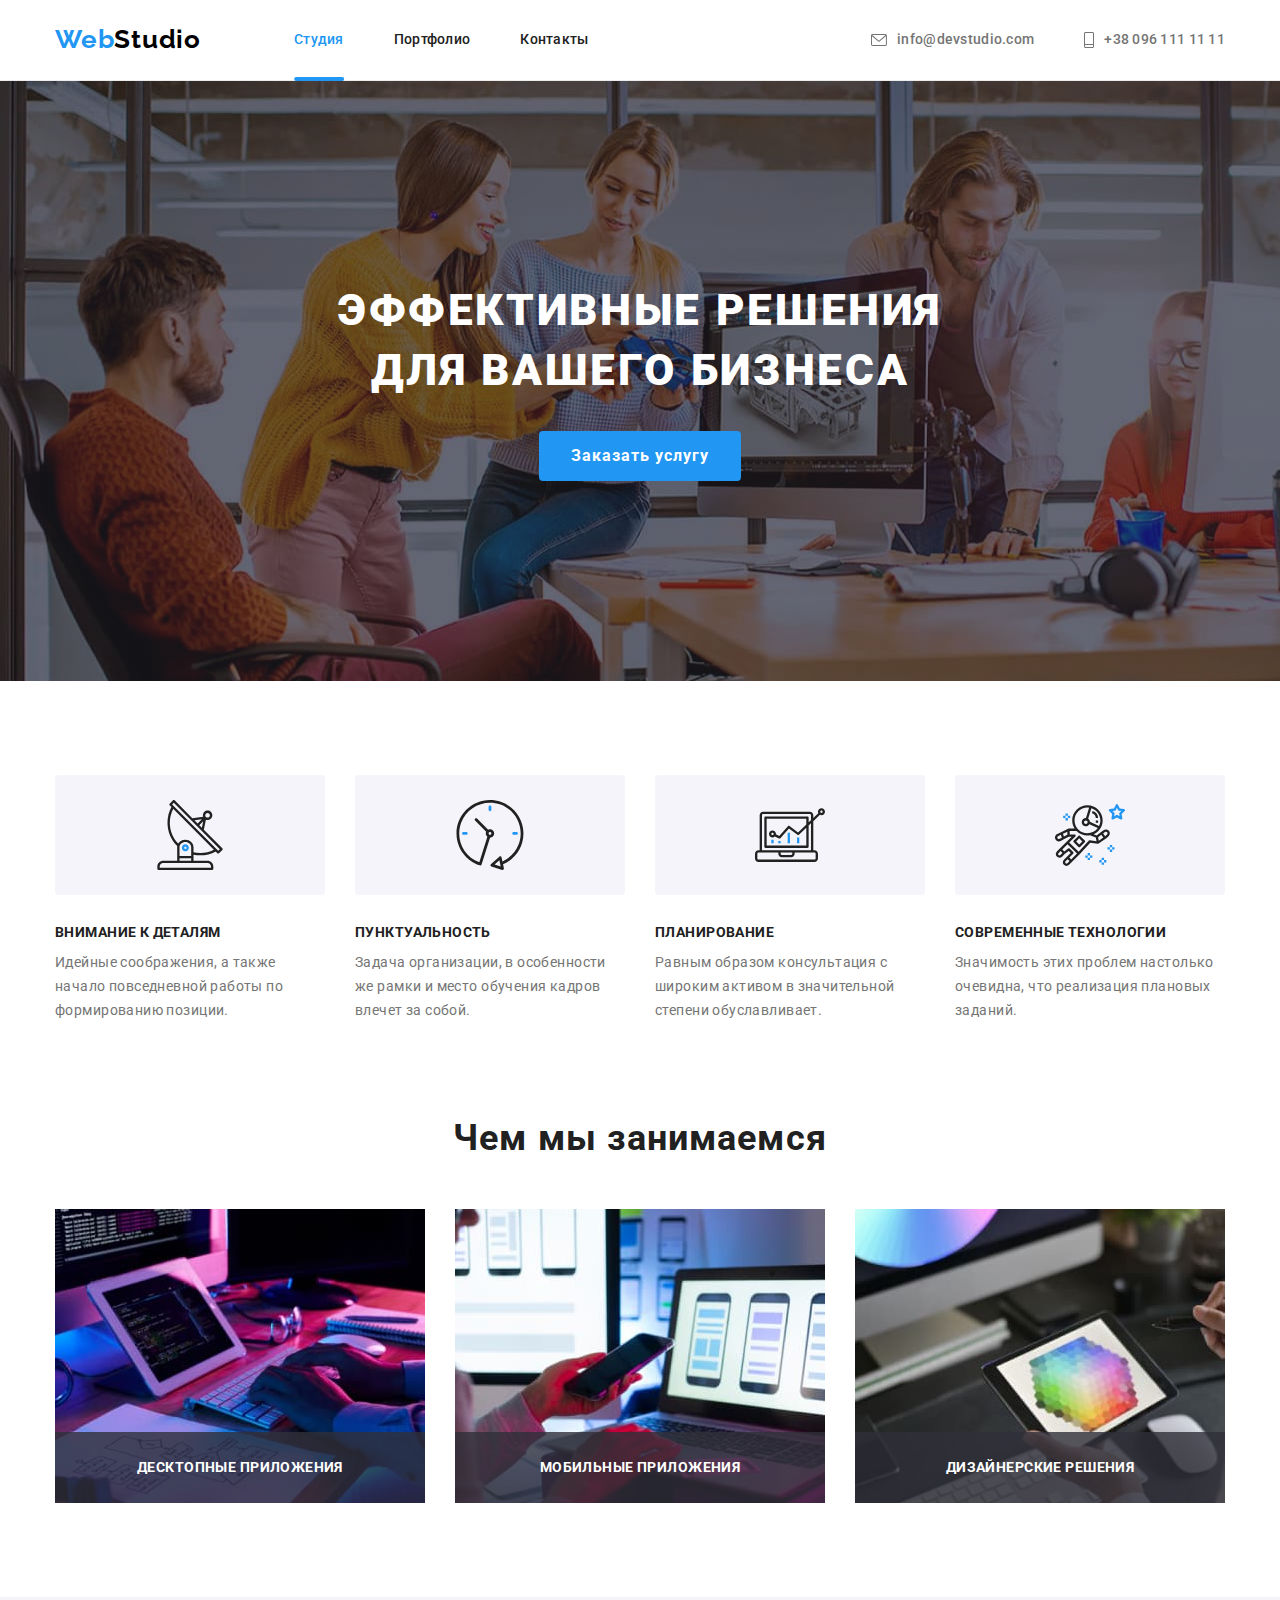
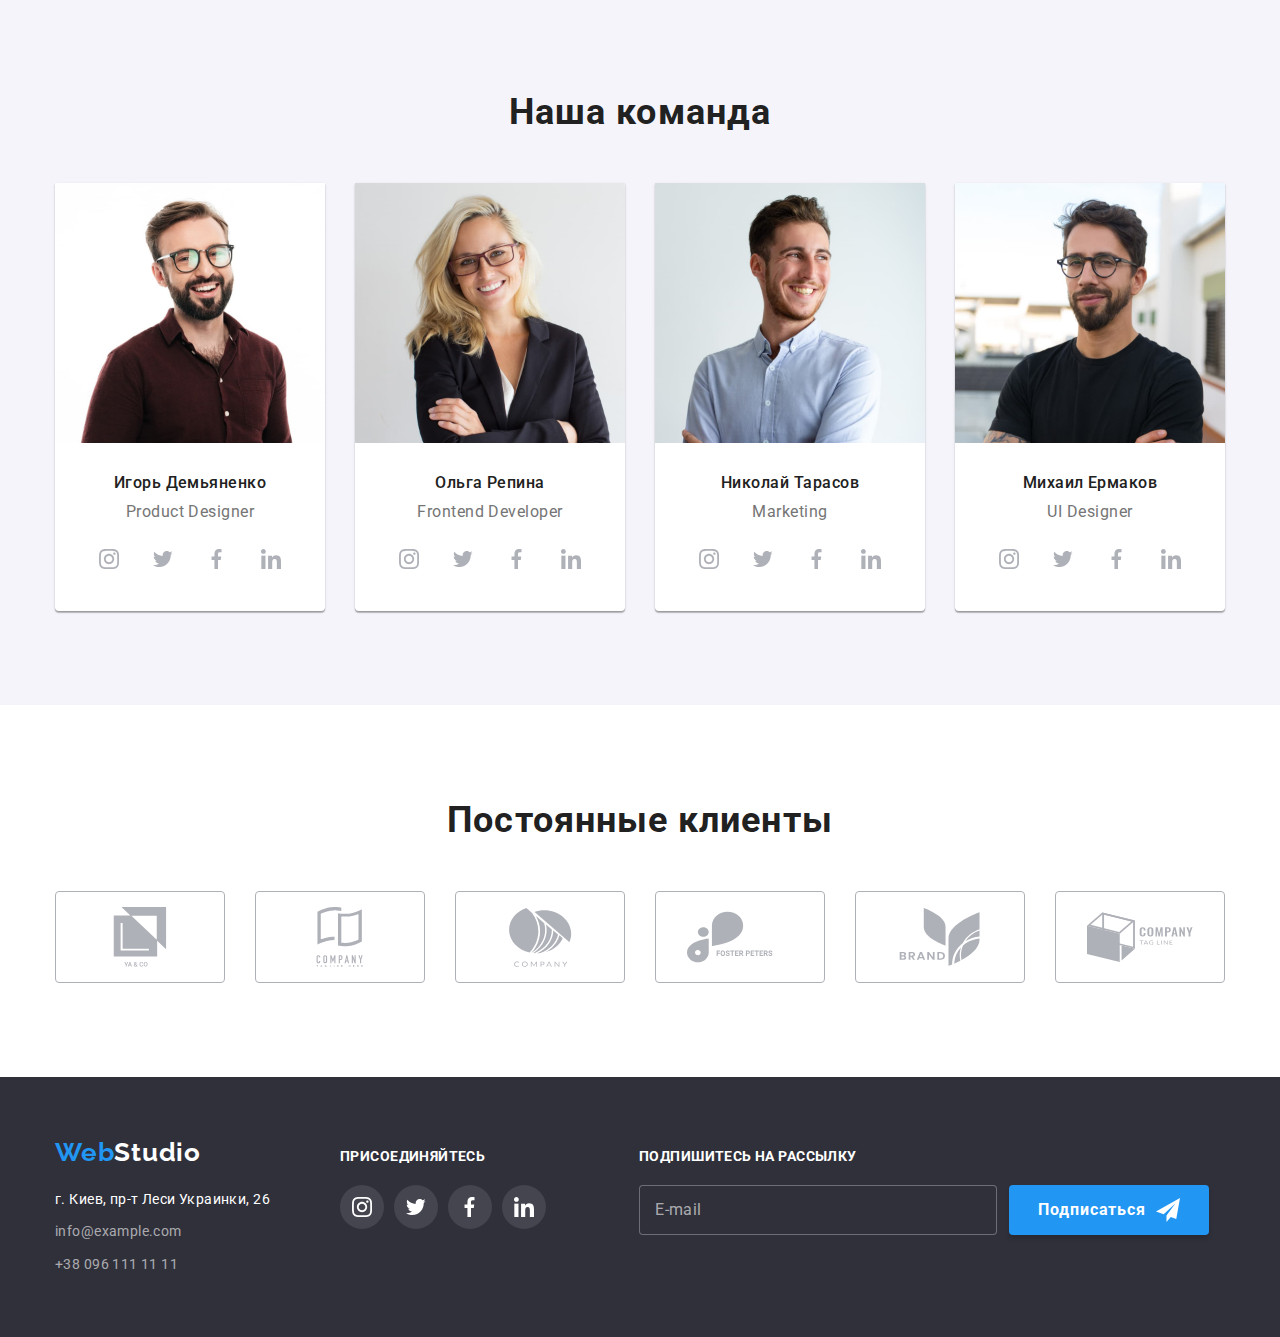
<file: index.html>
<!DOCTYPE html>
<html lang="ru">

<head>
  <meta charset="UTF-8" />
  <meta http-equiv="X-UA-Compatible" content="IE=edge" />
  <meta name="viewport" content="width=device-width, initial-scale=1.0" />
  <title>Студія</title>
  <link rel="preconnect" href="https://fonts.googleapis.com" />
  <link rel="preconnect" href="https://fonts.gstatic.com" crossorigin />
  <link href="https://fonts.googleapis.com/css2?family=Raleway:wght@700&family=Roboto:wght@400;500;700;900&display=swap"
    rel="stylesheet" />
  <link rel="stylesheet" href="https://cdnjs.cloudflare.com/ajax/libs/modern-normalize/1.1.0/modern-normalize.css" />

  <!-- <link rel="stylesheet" href="./css/common.css" /> -->
  <!-- <link rel="stylesheet" href="./css/styles.css" /> -->
  <link rel="stylesheet" href="./css/main.min.css" />


</head>

<body>
  <header class="header">
    <div class="container">
      <nav class="page-nav">
        <a lang="en" href="" class="logo logo-dark logo-header list">Web<span>Studio</span></a>

        <ul class="site-nav list">
          <li class="site-nav__item">
            <a href="" class="site-nav__link current">Студия</a>
          </li>
          <li class="site-nav__item">
            <a href="./portfolio.html" class="site-nav__link">Портфолио</a>
          </li>
          <li class="site-nav__item">
            <a href="" class="site-nav__link">Контакты</a>
          </li>
        </ul>
      </nav>
      <div class="contacts list">
        <a lang="en" href="mailto:info@devstudio.com" class="contacts-link contacts-mail">
          <svg class="mail-icon">
            <use href="./images/symbol-defs.svg#icon-mail"></use>
          </svg>
          info@devstudio.com
        </a>
        <a href="tel:+380961111111" rel="noopener noreferrer" class="contacts-link contacts-tel">
          <svg class="tel-icon">
            <use href="./images/symbol-defs.svg#icon-phone"></use>
          </svg>
          +38 096 111 11 11
        </a>
      </div>
    </div>
  </header>
  <main>
    <section class="hero-content">
      <div class="container">
        <h1 class="hero-content__heading">Эффективные решения для вашего бизнеса</h1>
        <button data-modal-open type="button" class="hero-content__button">Заказать услугу</button>
      </div>
    </section>
    <section class="section">
      <div class="container">
        <ul class="goals list">
          <li class="goals__card">
            <div class="goals__container">
              <svg class="goals__icon" width="70" height="70">
                <use href="./images/symbol-defs.svg#icon-antenna"></use>
              </svg>
            </div>
            <div class="goals__text">
              <h3 class="text-caption">Внимание к деталям</h3>
              <p class="text-content">
                Идейные соображения, а также начало повседневной работы по формированию позиции.
              </p>
            </div>
          </li>
          <li class="goals__card">
            <div class="goals__container">
              <svg class="goals__icon" width="70" height="70">
                <use href="./images/symbol-defs.svg#icon-clock"></use>
              </svg>
            </div>
            <div class="goals__text">
              <h3 class="text-caption">Пунктуальность</h3>
              <p class="text-content">
                Задача организации, в особенности же рамки и место обучения кадров влечет за
                собой.
              </p>
            </div>
          </li>
          <li class="goals__card">
            <div class="goals__container">
              <svg class="goals__icon" width="70" height="70">
                <use href="./images/symbol-defs.svg#icon-diagram"></use>
              </svg>
            </div>
            <div class="goals__text">
              <h3 class="text-caption">Планирование</h3>
              <p class="text-content">
                Равным образом консультация с широким активом в значительной степени
                обуславливает.
              </p>
            </div>
          </li>
          <li class="goals__card">
            <div class="goals__container">
              <svg class="goals__icon" width="70" height="70">
                <use href="./images/symbol-defs.svg#icon-astronaut"></use>
              </svg>
            </div>
            <div class="goals__text">
              <h3 class="text-caption">Современные технологии</h3>
              <p class="text-content">
                Значимость этих проблем настолько очевидна, что реализация плановых заданий.
              </p>
            </div>
          </li>
        </ul>
      </div>
    </section>
    <section>
      <div class="container">
        <h2 class="work-text">Чем мы занимаемся</h2>
        <ul class="pictures list">
          <li class="pictures-img">
            <img src="./images/pic1.jpg" alt="Результат на мониторе" width="370" height="294" />
            <p class="pictures-text">Десктопные приложения</p>
          </li>
          <li class="pictures-img">
            <img src="./images/pic2.jpg" alt="Результат на телефоне" width="370" height="294" />
            <p class="pictures-text">Мобильные приложения</p>
          </li>

          <li class="pictures-img">
            <img src="./images/pic3.jpg" alt="Результат на планшете" width="370" height="294" />
            <p class="pictures-text">Дизайнерские решения</p>
          </li>
        </ul>
      </div>
    </section>
    <section class="section team">
      <div class="container">
        <h2 class="team-heading">Наша команда</h2>
        <ul class="our-team-pic list">
          <li class="box">
            <img src="./images/pers1.jpg" alt="Игорь Демьяненко" width="270" height="260" />
            <div class="box-text">
              <h3 class="team-names">Игорь Демьяненко</h3>
              <p lang="en" class="team-prof">Product Designer</p>
              <ul class="social-network list">
                <li class="social-network__items">
                  <a href="" class="social-network__links">
                    <svg class="social-network__svg" width="20" height="20">
                      <use href="./images/symbol-defs.svg#icon-instagram"></use>
                    </svg>
                  </a>
                </li>
                <li class="social-network__items">
                  <a href="" class="social-network__links">
                    <svg class="social-network__svg" width="20" height="20">
                      <use href="./images/symbol-defs.svg#icon-twit"></use>
                    </svg>
                  </a>
                </li>
                <li class="social-network__items">
                  <a href="" class="social-network__links">
                    <svg class="social-network__svg" width="20" height="20">
                      <use href="./images/symbol-defs.svg#icon-facebook"></use>
                    </svg>
                  </a>
                </li>
                <li class="social-network__items">
                  <a href="" class="social-network__links">
                    <svg class="social-network__svg" width="20" height="20">
                      <use href="./images/symbol-defs.svg#icon-linkedin"></use>
                    </svg>
                  </a>
                </li>
              </ul>
            </div>
          </li>
          <li class="box">
            <img src="./images/pers2.jpg" alt="Ольга Репина" width="270" height="260" />
            <div class="box-text">
              <h3 class="team-names">Ольга Репина</h3>
              <p lang="en" class="team-prof">Frontend Developer</p>
              <ul class="social-network list">
                <li class="social-network__items">
                  <a href="" class="social-network__links">
                    <svg class="social-network__svg" width="20" height="20">
                      <use href="./images/symbol-defs.svg#icon-instagram"></use>
                    </svg>
                  </a>
                </li>
                <li class="social-network__items">
                  <a href="" class="social-network__links">
                    <svg class="social-network__svg" width="20" height="20">
                      <use href="./images/symbol-defs.svg#icon-twit"></use>
                    </svg>
                  </a>
                </li>
                <li class="social-network__items">
                  <a href="" class="social-network__links">
                    <svg class="social-network__svg" width="20" height="20">
                      <use href="./images/symbol-defs.svg#icon-facebook"></use>
                    </svg>
                  </a>
                </li>
                <li class="social-network__items">
                  <a href="" class="social-network__links">
                    <svg class="social-network__svg" width="20" height="20">
                      <use href="./images/symbol-defs.svg#icon-linkedin"></use>
                    </svg>
                  </a>
                </li>
              </ul>
            </div>
          </li>
          <li class="box">
            <img src="./images/pers3.jpg" alt="Николай Тарасов" width="270" height="260" />
            <div class="box-text">
              <h3 class="team-names">Николай Тарасов</h3>
              <p lang="en" class="team-prof">Marketing</p>
              <ul class="social-network list">
                <li class="social-network__items">
                  <a href="" class="social-network__links">
                    <svg class="social-network__svg" width="20" height="20">
                      <use href="./images/symbol-defs.svg#icon-instagram"></use>
                    </svg>
                  </a>
                </li>
                <li class="social-network__items">
                  <a href="" class="social-network__links">
                    <svg class="social-network__svg" width="20" height="20">
                      <use href="./images/symbol-defs.svg#icon-twit"></use>
                    </svg>
                  </a>
                </li>
                <li class="social-network__items">
                  <a href="" class="social-network__links">
                    <svg class="social-network__svg" width="20" height="20">
                      <use href="./images/symbol-defs.svg#icon-facebook"></use>
                    </svg>
                  </a>
                </li>
                <li class="social-network__items">
                  <a href="" class="social-network__links">
                    <svg class="social-network__svg" width="20" height="20">
                      <use href="./images/symbol-defs.svg#icon-linkedin"></use>
                    </svg>
                  </a>
                </li>
              </ul>
            </div>
          </li>

          <li class="box">
            <img src="./images/pers4.jpg" alt="Михаил Ермаков" width="270" height="260" />
            <div class="box-text">
              <h3 class="team-names">Михаил Ермаков</h3>
              <p lang="en" class="team-prof">UI Designer</p>
              <ul class="social-network list">
                <li class="social-network__items social-network__items--light">
                  <a href="" class="social-network__links social-network__links--light">
                    <svg class="social-network__svg" width="20" height="20">
                      <use href="./images/symbol-defs.svg#icon-instagram"></use>
                    </svg>
                  </a>
                </li>
                <li class="social-network__items">
                  <a href="" class="social-network__links">
                    <svg class="social-network__svg" width="20" height="20">
                      <use href="./images/symbol-defs.svg#icon-twit"></use>
                    </svg>
                  </a>
                </li>
                <li class="social-network__items">
                  <a href="" class="social-network__links">
                    <svg class="social-network__svg" width="20" height="20">
                      <use href="./images/symbol-defs.svg#icon-facebook"></use>
                    </svg>
                  </a>
                </li>
                <li class="social-network__items">
                  <a href="" class="social-network__links">
                    <svg class="social-network__svg" width="20" height="20">
                      <use href="./images/symbol-defs.svg#icon-linkedin"></use>
                    </svg>
                  </a>
                </li>
              </ul>
            </div>
          </li>
        </ul>
      </div>
    </section>
    <section class="clients">
      <div class="container clients-text">
        <h2 class="client-heading">Постоянные клиенты</h2>

        <ul class="client-list list">
          <li class="clients-list">
            <a href="" class="clients-a">
              <svg class="clients-net" alt="JA&co">
                <use href="./images/symbol-defs.svg#icon-Logo1"></use>
              </svg>
            </a>
          </li>
          <li class="clients-list">
            <a href="" class="clients-a">
              <svg class="clients-net" alt="JA&co">
                <use href="./images/symbol-defs.svg#icon-Logo2"></use>
              </svg>
            </a>
          </li>
          <li class="clients-list">
            <a href="" class="clients-a">
              <svg class="clients-net" alt="JA&co">
                <use href="./images/symbol-defs.svg#icon-Logo3"></use>
              </svg>
            </a>
          </li>
          <li class="clients-list">
            <a href="" class="clients-a">
              <svg class="clients-net" alt="JA&co">
                <use href="./images/symbol-defs.svg#icon-Logo4"></use>
              </svg>
            </a>
          </li>
          <li class="clients-list">
            <a href="" class="clients-a">
              <svg class="clients-net" alt="JA&co">
                <use href="./images/symbol-defs.svg#icon-Logo5"></use>
              </svg>
            </a>
          </li>
          <li class="clients-list">
            <a href="" class="clients-a">
              <svg class="clients-net" alt="JA&co">
                <use href="./images/symbol-defs.svg#icon-Logo6"></use>
              </svg>
            </a>
          </li>
        </ul>
      </div>
    </section>
    <footer class="footer-space">
      <div class="container">
        <div class="address-links footer-content">
          <a lang="en" href="" class="logo logo__light list">Web<span>Studio</span></a>
          <address>
            <ul class="address list">
              <li class="address-map">
                <a href="https://bit.ly/3pXMvUd" target="_blank" rel="noopener noreferrer" class="address-link">г. Киев,
                  пр-т Леси Украинки, 26</a>
              </li>
              <li class="address-map">
                <a lang="en" href="mailto:info@devstudio.com" class="link">info@example.com</a>
              </li>
              <li class="address-map">
                <a href="tel:+380961111111" class="link">+38 096 111 11 11</a>
              </li>
            </ul>
          </address>
        </div>
        <div class="networks-footer footer-content">
          <p class="footer-link-word">присоединяйтесь</p>
          <ul class="footer-links list">
            <li class="footer-link-item">
              <a href="" class="social-network__links social-network__links--dark">
                <svg class="footer-net" width="20" height="20">
                  <use href="./images/symbol-defs.svg#icon-instagram"></use>
                </svg>
              </a>
            </li>
            <li class="footer-link-item">
              <a href="" class="social-network__links social-network__links--dark">
                <svg class="footer-net" width="20" height="20">
                  <use href="./images/symbol-defs.svg#icon-twit"></use>
                </svg>
              </a>
            </li>
            <li class="footer-link-item">
              <a href="" class="social-network__links social-network__links--dark">
                <svg class="footer-net" width="20" height="20">
                  <use href="./images/symbol-defs.svg#icon-facebook"></use>
                </svg>
              </a>
            </li>
            <li class="footer-link-item">
              <a href="" class="social-network__links social-network__links--dark">
                <svg class="footer-net" width="20" height="20">
                  <use href="./images/symbol-defs.svg#icon-linkedin"></use>
                </svg>
              </a>
            </li>
          </ul>
        </div>
        <div class="mailing">
          <p lang="ru" class="mailing-text">Подпишитесь на рассылку</p>
          <form class="form">
            <div class="form-field">
              <input class="input-email" type="email" name="email" id="email" placeholder=" " />
              <label class="email" for="email">E-mail </label>
            </div>
            <button class="button-submit" type="submit">
              Подписаться
              <svg class="icon-submit" width="24" height="24">
                <use href="./images/symbol-defs.svg#icon-plane"></use>
              </svg>
            </button>
          </form>
        </div>
      </div>
    </footer>


    <!-- ------------------Modal window------------------- -->


    <div data-modal class="backdrop is-hidden">
      <div class="modal">
        <h3 class="modal-header">Оставьте свои данные, мы вам перезвоним</h3>

        <form>
          <button class="modal-close-bt" data-modal-close type="button">
            <svg class="" width="18" height="18">
              <use href="./images/symbol-defs.svg#icon-close-black-18dp-2-1"></use>
            </svg>
          </button>
          <div class="modal-fields">
            <div class="modal-field">
              <label class="modal-label" for="name">Имя </label>
              <div class="modal-input-wrap">
                <input class="modal-input" type="name" name="name" required />
                <svg class="modal-icon" width="18" height="18">
                  <use href="./images/symbol-defs.svg#icon-person"></use>
                </svg>
              </div>
            </div>
            <div class="modal-field">
              <label class="modal-label" for="tel">Телефон </label>
              <div class="modal-input-wrap">
                <input class="modal-input" type="tel" name="tel" id="tel" placeholder=" " required />
                <svg class="modal-icon" width="18" height="18">
                  <use href="./images/symbol-defs.svg#icon-phone"></use>
                </svg>
              </div>
            </div>
            <div class="modal-field">
              <label class="modal-label" for="email">Почта </label>
              <div class="modal-input-wrap">
                <input class="modal-input" type="email" name="mail" id="mail" placeholder=" " />
                <svg class="modal-icon" width="18" height="18">
                  <use href="./images/symbol-defs.svg#icon-email"></use>
                </svg>
              </div>
            </div>
            <div class="modal-field">
              <label class="modal-label" for="coment">Комментарий </label>

              <textarea class="modal-input-text" name="coment" id="coment" placeholder="Введите текст"></textarea>
            </div>
          </div>

          <!-- ---------------Check box----------------------- -->


          <div class="modal-checkbox-form">
            <label class="modal-checkbox">
              <input class="checkbox" type="checkbox" name="agreement" value="checkbox" required />
              <span class="checkbox-icon"></span>

              <p class="modal-text-agreement">Соглашаюсь с рассылкой и принимаю</p>

            </label>

            <a class="agreement-style" href="">Условия договора</a>
          </div>
          <button class="modal-button">Отправить</button>
        </form>
      </div>
    </div>
  </main>
  <script src="./js/modal.js"></script>
</body>

</html>
</file>
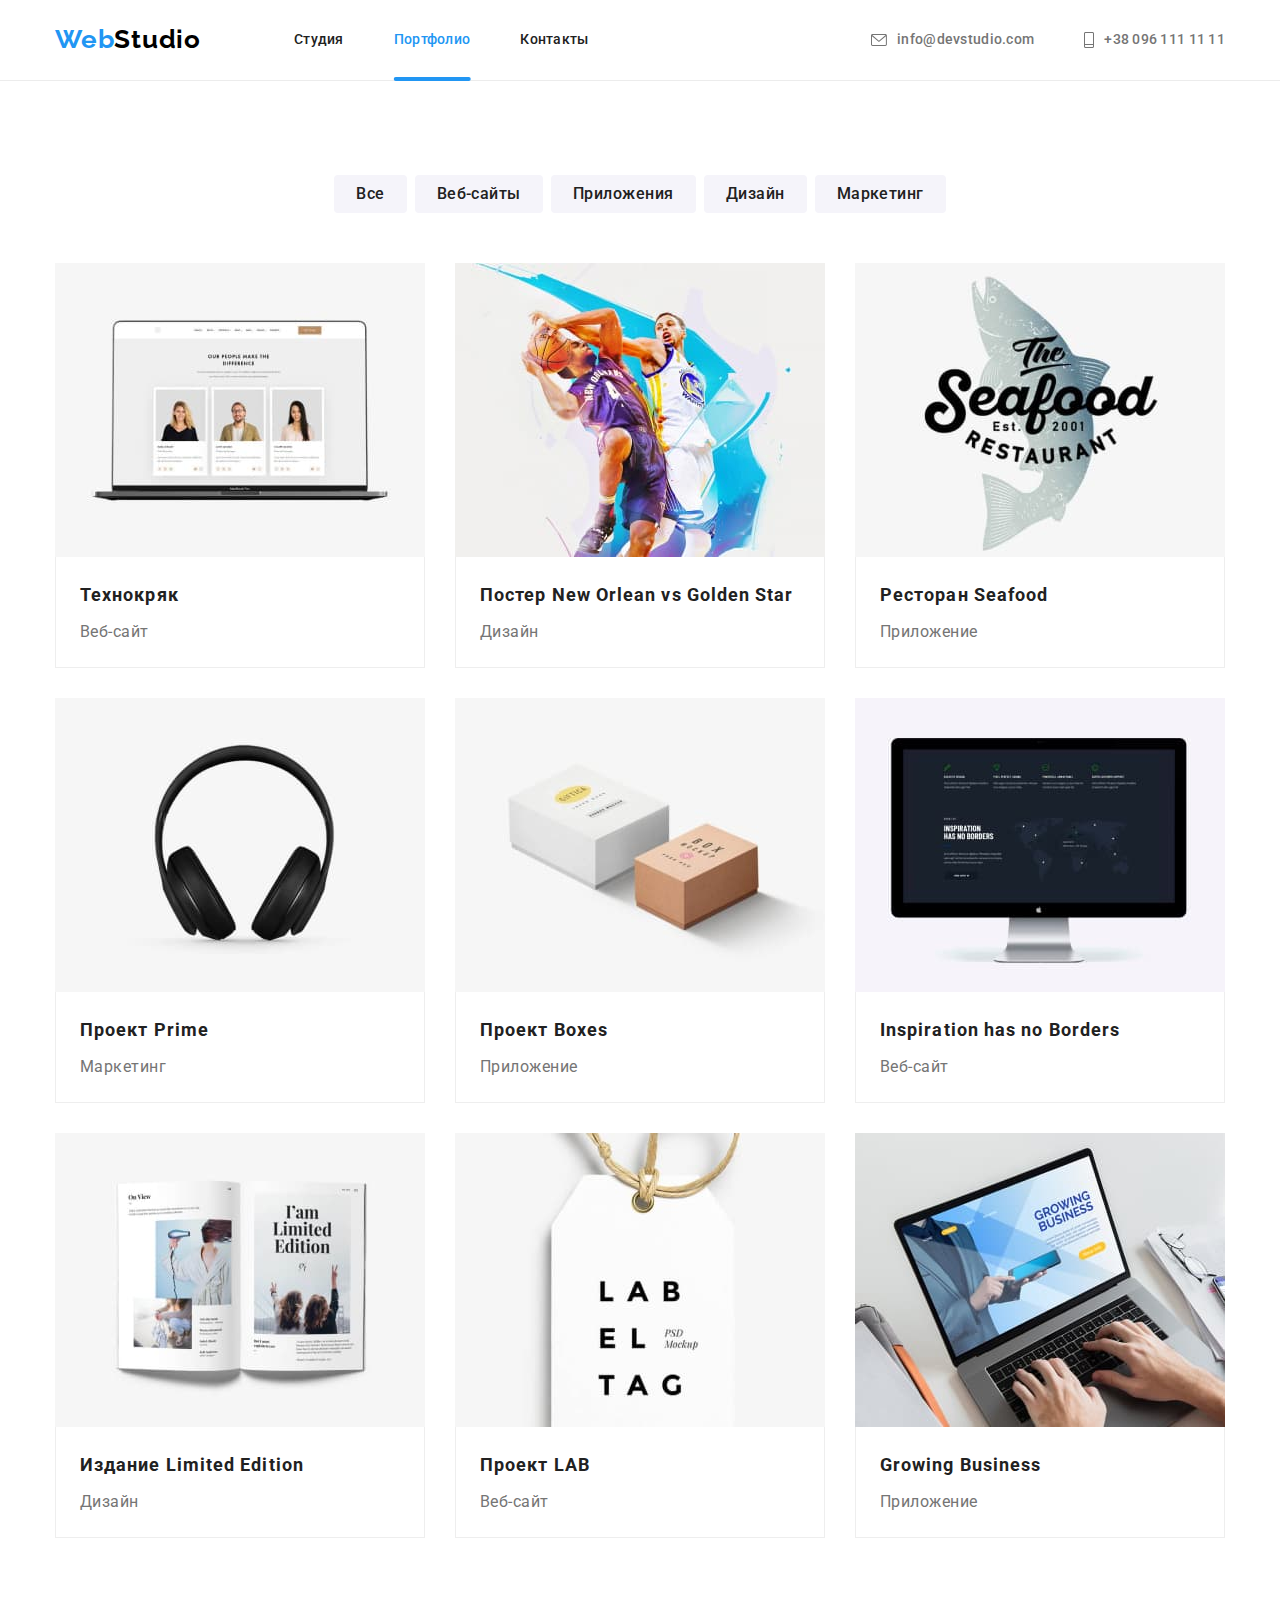
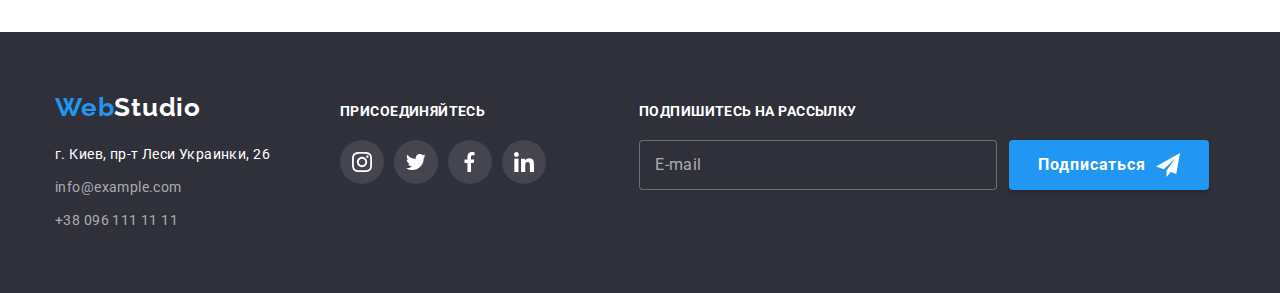
<file: portfolio.html>
<!DOCTYPE html>
<html lang="ru">

<head>
  <meta charset="UTF-8" />
  <meta http-equiv="X-UA-Compatible" content="IE=edge" />
  <meta name="viewport" content="width=device-width, initial-scale=1.0" />
  <title>Студія</title>
  <link rel="preconnect" href="https://fonts.googleapis.com" />
  <link rel="preconnect" href="https://fonts.gstatic.com" crossorigin />
  <link href="https://fonts.googleapis.com/css2?family=Raleway:wght@700&family=Roboto:wght@400;500;700;900&display=swap"
    rel="stylesheet" />
  <link rel="stylesheet" href="https://cdnjs.cloudflare.com/ajax/libs/modern-normalize/1.1.0/modern-normalize.css" />

  <!-- <link rel="stylesheet" href="./css/styles.css" /> -->
  <!-- <link rel="stylesheet" href="./css/main.css" /> -->
  <link rel="stylesheet" href="./css/main.min.css" />

</head>

<body>
  <header class="header">
    <div class="container">
      <nav class="page-nav">
        <a lang="en" href="" class="logo logo-dark logo-header list">Web<span>Studio</span></a>

        <ul class="site-nav list">
          <li class="site-nav__item">
            <a href="./index.html" class="site-nav__link ">Студия</a>
            <div class="link-line"></div>
          </li>
          <li class="site-nav__item">
            <a href="" class="site-nav__link current">Портфолио</a>
          </li>
          <li class="site-nav__item">
            <a href="" class="site-nav__link">Контакты</a>
          </li>
        </ul>
      </nav>
      <div class="contacts list">
        <a lang="en" href="mailto:info@devstudio.com" class="contacts-link contacts-mail">
          <svg class="mail-icon">
            <use href="./images/symbol-defs.svg#icon-mail"></use>
          </svg>
          info@devstudio.com
        </a>
        <a href="tel:+380961111111" rel="noopener noreferrer" class="contacts-link contacts-tel">
          <svg class="tel-icon">
            <use href="./images/symbol-defs.svg#icon-phone"></use>
          </svg>
          +38 096 111 11 11
        </a>
      </div>
  </header>
  <main>
    <section class="section">
      <div class="container">

        <ul class="list list-button">
          <li class="button-item">
            <button type="button" class="button-portfolio current">Все</button>

          </li>

          <li class="button-item">
            <button type="button" class="button-portfolio">Веб-сайты</button>

          </li>
          <li class="button-item">
            <button type="button" class="button-portfolio">Приложения</button>
          </li>

          <li class="button-item">
            <button type="button" class="button-portfolio">Дизайн</button>

          </li>

          <li class="button-item">
            <button type="button" class="button-portfolio">Маркетинг</button>

          </li>

        </ul>
        <!-- all chapters table -->

        <ul class="profile list">
          <li class="profile-box">

            <a href="" class="profile-card">
              <div class="card-fone">
                <img src="./images/portf1.jpg" alt="techno_crack" width="370" height="294">
                </img>
                <div class="card-overlay">
                  <p class="profile-hover">Ресурс предлагает комплексные предложения с разным уровнем функционала и
                    сервисов. Все это позволит посетителю получить исчерпывающие сведения о компании или частном лице.
                  </p>
                </div>
              </div>
              <div class="title-text">
                <h3 class="profile-box-title">
                  Технокряк
                </h3>
                <p class="profile-box-text">Веб-сайт</p>
              </div>
            </a>
          </li>
          <li class="profile-box">
            <a href="" class="profile-card">
              <div class="card-fone">
                <img src="./images/portf2.jpg" alt="poster" width="370" height="294">
                </img>
                <div class="card-overlay">
                  <p class="profile-hover">Ресурс предлагает комплексные предложения с разным уровнем функционала и
                    сервисов. Все это позволит посетителю получить исчерпывающие сведения о компании или частном лице.
                  </p>
                </div>

              </div>

              <div class="title-text">
                <h3 class="profile-box-title" lang="en">
                  Постер New Orlean vs Golden Star
                </h3>
                <p class="profile-box-text">Дизайн</p>
              </div>
            </a>
          </li>
          <li class="profile-box">
            <a href="" class="profile-card">
              <div class="card-fone">
                <img src="./images/portf3.jpg" alt="restaurant lable" width="370" height="294">
                </img>
                <div class="card-overlay">
                  <p class="profile-hover">Ресурс предлагает комплексные предложения с разным уровнем функционала и
                    сервисов. Все это позволит посетителю получить исчерпывающие сведения о компании или частном лице.
                  </p>
                </div>
              </div>

              <div class="title-text">
                <h3 class="profile-box-title">
                  Ресторан Seafood
                </h3>
                <p class="profile-box-text">Приложение</p>
              </div>
            </a>
          </li>
          <li class="profile-box">
            <a href="" class="profile-card">
              <div class="card-fone">
                <img src="./images/portf4.jpg" alt="headphone" width="370" height="294">
                </img>
                <div class="card-overlay">
                  <p class="profile-hover">Ресурс предлагает комплексные предложения с разным уровнем функционала и
                    сервисов. Все это позволит посетителю получить исчерпывающие сведения о компании или частном лице.
                  </p>
                </div>
              </div>
              <div class="title-text">
                <h3 class="profile-box-title">
                  Проект Prime
                </h3>
                <p class="profile-box-text">Маркетинг</p>
              </div>
            </a>
          </li>
          <li class="profile-box">
            <a href="" class="profile-card">
              <div class="card-fone">
                <img src="./images/portf5.jpg" alt="boxes" width="370" height="294">
                </img>
                <div class="card-overlay">
                  <p class="profile-hover">Ресурс предлагает комплексные предложения с разным уровнем функционала и
                    сервисов. Все это позволит посетителю получить исчерпывающие сведения о компании или частном лице.
                  </p>
                </div>
              </div>
              <div class="title-text">
                <h3 class="profile-box-title">
                  Проект Boxes
                </h3>
                <p class="profile-box-text">Приложение</p>
              </div>
            </a>
          </li>
          <li class="profile-box">
            <a href="" class="profile-card">
              <div class="card-fone">
                <img src="./images/portf6.jpg" alt="techno_crack" width="370" height="294">
                </img>
                <div class="card-overlay">
                  <p class="profile-hover">Ресурс предлагает комплексные предложения с разным уровнем функционала и
                    сервисов. Все это позволит посетителю получить исчерпывающие сведения о компании или частном лице.
                  </p>
                </div>
              </div>
              <div class="title-text">
                <h3 class="profile-box-title" lang="en">
                  Inspiration has no Borders
                </h3>
                <p class="profile-box-text">Веб-сайт</p>
              </div>
            </a>
          </li>
          <li class="profile-box">
            <a href="" class="profile-card">
              <div class="card-fone">
                <img src="./images/portf7.jpg" alt="magazine" width="370" height="294">
                </img>
                <div class="card-overlay">
                  <p class="profile-hover">Ресурс предлагает комплексные предложения с разным уровнем функционала и
                    сервисов. Все это позволит посетителю получить исчерпывающие сведения о компании или частном лице.
                  </p>
                </div>
              </div>
              <div class="title-text">
                <h3 class="profile-box-title" lang="en">
                  Издание Limited Edition
                </h3>
                <p class="profile-box-text">Дизайн</p>
              </div>
            </a>
          </li>
          <li class="profile-box">
            <a href="" class="profile-card">
              <div class="card-fone">
                <img src="./images/portf8.jpg" alt="label" width="370" height="294">
                </img>
                <div class="card-overlay">
                  <p class="profile-hover">Ресурс предлагает комплексные предложения с разным уровнем функционала и
                    сервисов. Все это позволит посетителю получить исчерпывающие сведения о компании или частном лице.
                  </p>
                </div>
              </div>
              <div class="title-text">
                <h3 class="profile-box-title">
                  Проект LAB
                </h3>
                <p class="profile-box-text">Веб-сайт</p>
              </div>
            </a>
          </li>
          <li class="profile-box">
            <a href="" class="profile-card">
              <div class="card-fone">
                <img src="./images/portf9.jpg" alt="laptop" width="370" height="294">
                </img>
                <div class="card-overlay">
                  <p class="profile-hover">Ресурс предлагает комплексные предложения с разным уровнем функционала и
                    сервисов. Все это позволит посетителю получить исчерпывающие сведения о компании или частном лице.
                  </p>
                </div>
              </div>
              <div class="title-text">
                <h3 class="profile-box-title" lang="en">
                  Growing Business
                </h3>
                <p class="profile-box-text">Приложение</p>
              </div>
            </a>
          </li>
        </ul>
      </div>
    </section>
    <footer class="footer-space">
      <div class="container">
        <div class="address-links footer-content">
          <a lang="en" href="" class="logo logo__light list">Web<span>Studio</span></a>
          <address>
            <ul class="address list">
              <li class="address-map">
                <a href="https://bit.ly/3pXMvUd" target="_blank" rel="noopener noreferrer" class="address-link">г. Киев,
                  пр-т Леси Украинки, 26</a>
              </li>
              <li class="address-map">
                <a lang="en" href="mailto:info@devstudio.com" class="link">info@example.com</a>
              </li>
              <li class="address-map">
                <a href="tel:+380961111111" class="link">+38 096 111 11 11</a>
              </li>
            </ul>
          </address>
        </div>
        <div class="networks-footer footer-content">
          <p class="footer-link-word">присоединяйтесь</p>
          <ul class="footer-links list">
            <li class="footer-link-item">
              <a href="" class="social-network__links social-network__links--dark">
                <svg class="footer-net" width="20" height="20">
                  <use href="./images/symbol-defs.svg#icon-instagram"></use>
                </svg>
              </a>
            </li>
            <li class="footer-link-item">
              <a href="" class="social-network__links social-network__links--dark">
                <svg class="footer-net" width="20" height="20">
                  <use href="./images/symbol-defs.svg#icon-twit"></use>
                </svg>
              </a>
            </li>
            <li class="footer-link-item">
              <a href="" class="social-network__links social-network__links--dark">
                <svg class="footer-net" width="20" height="20">
                  <use href="./images/symbol-defs.svg#icon-facebook"></use>
                </svg>
              </a>
            </li>
            <li class="footer-link-item">
              <a href="" class="social-network__links social-network__links--dark">
                <svg class="footer-net" width="20" height="20">
                  <use href="./images/symbol-defs.svg#icon-linkedin"></use>
                </svg>
              </a>
            </li>
          </ul>
        </div>
        <div class="mailing">
          <p lang="ru" class="mailing-text">Подпишитесь на рассылку</p>
          <form class="form">
            <div class="form-field">
              <input class="input-email" type="email" name="email" id="email" placeholder=" " />
              <label class="email" for="email">E-mail </label>
            </div>
            <button class="button-submit" type="submit">
              Подписаться
              <svg class="icon-submit" width="24" height="24">
                <use href="./images/symbol-defs.svg#icon-plane"></use>
              </svg>
            </button>
          </form>
        </div>
      </div>
    </footer>

  </main>
</body>

</html>
</file>
<file: css/styles.css>
/* -----------------------------main body------------ */
/* --------------------header-logo----------------------- */
/* .logo {
  font-family: 'Raleway';
  font-style: normal;
  font-weight: 700;
  font-size: 26px;
  line-height: 1.19;
  letter-spacing: 0.03em;
  color: var(--active-color);
  display: block;
}
.logo-header {
  padding-top: 24px;
  padding-bottom: 25px;
}

.logo-dark > span {
  color: var(--logo-dark-color);
}
 */
/*-------------------------- footer styles ---------------------*/
/* .footer-space .container {
  display: flex;
}
.footer-space {
  background-color: var(--footer-bg-color);
  padding-bottom: 60px;
  padding-top: 60px;
  padding-left: 0;
  display: flex;

  align-items: flex-start;
} */
/* ---------------------------footer-logo---------------------- */
/* .logo__light {
  display: inline-block;
  padding-left: 0;
  margin-bottom: 20px;
}

.logo__light > span {
  color: var(--logo-footer-color);
} */
/* -------------------------footer address links----------------- */
/* .address .link {
  list-style: none;
  text-decoration: none;
  font-style: normal;
  color: var(--footer-address-link-color);
  font-size: 14px;
  font-weight: 400;
  line-height: 1.71;
  letter-spacing: 0.03em;

  padding-left: 0;

  transition-duration: 250ms;
  transition-timing-function: cubic-bezier(0.4, 0, 0.2, 1);
}

.address-link {
  color: var(--address-maplink-color);
  font-style: normal;
  text-decoration: none;
  font-weight: 400;
  font-size: 14px;
  line-height: 1.71;
  letter-spacing: 0.03em;

  margin-bottom: 9px;
  display: block;
  transition-duration: 250ms;
  transition-timing-function: cubic-bezier(0.4, 0, 0.2, 1);
}

.address .address-map:not(:last-child) {
  margin-bottom: 9px;
}

.address .link:hover,
.address .link:focus,
.address-link:hover,
.address-link:focus {
  color: var(--active-color);
  text-decoration: none;
}
.footer-link-word {
  color: var(--active-color-letters);
  font-style: normal;
  font-family: 'Roboto';

  text-transform: uppercase;

  font-weight: 700;
  font-size: 14px;
  line-height: 1.14;
  letter-spacing: 0.03em;

  margin-bottom: 20px;
}
.social-network__links--dark {
  width: 44px;
  height: 44px;
  display: flex;
  border-radius: 50%;

  background-color: rgba(255, 255, 255, 0.1);
  justify-content: center;
  align-items: center;
  transition-duration: 250ms;
  transition-timing-function: cubic-bezier(0.4, 0, 0.2, 1);
}
.footer-net {
  fill: var(--active-color-letters);
}

.footer-link-item + .footer-link-item {
  margin-left: 10px;
}

.footer-links {
  display: flex;
}
.networks-footer {
  display: inline-block;
  align-items: baseline;
  position: inherit;
  margin-top: 12px;
  margin-right: 93px;
}
.footer-content {
  float: left;
  align-items: baseline;
}

.footer-soc-link:hover,
.footer-soc-link:focus {
  background-color: var(--active-color);
}
.address-links {
  display: inline-block;
}
.address-links {
  margin-right: 70px;
} */
/* ----------------------------mailing----------------------------------- */

/* --------------------------header main navigation -----------------*/

/*--------------------------------hero sections ------------------ */

/* -------------------our goals text------------ */

/* ---------------what we are doing----------------- */

/* ---------------------our team------------------- */
/* ---------------------------our clients------------------------- */

/* -------------------------Modal window------------- */
/*------------------------- Portfolio page ------------*/
</file>
<file: css/main.css>
*,
*::before,
*::after {
  box-sizing: border-box;
}

p,
h1,
h2,
h3,
h4,
h5,
h6 {
  margin: 0;
  padding: 0;
}

ul {
  margin: 0;
  padding-left: 0;
}

img {
  display: block;
}

.list {
  list-style: none;
  text-decoration: none;
}

body {
  font-family: Roboto, sans-serif;
  color: var(--main-text-color);
  background-color: var(--main-bg-color);
}

/*-------------------------- footer styles ---------------------*/
.footer-space .container {
  display: flex;
}

.footer-space {
  background-color: var(--footer-bg-color);
  padding-bottom: 60px;
  padding-top: 60px;
  padding-left: 0;
  display: flex;
  align-items: flex-start;
}

.clients-text {
  padding-top: 94px;
  padding-bottom: 94px;
}

.client-list {
  display: flex;
  justify-content: center;
  align-items: center;
}

.clients-net {
  width: 106px;
  height: 60px;
  fill: var(--team-bg-card);
}
.clients-a:hover .clients-net {
  fill: var(--active-color);
}
.clients-a:focus .clients-net {
  border-color: var(--active-color);
  fill: var(--active-color);
}

.clients-list + .clients-list {
  margin-left: 30px;
}

.client-heading {
  font-family: "Roboto";
  font-style: normal;
  font-weight: 700;
  font-size: 36px;
  line-height: 1.17;
  text-align: center;
  letter-spacing: 0.03em;
  color: var(--nav-button-color);
  margin-bottom: 50px;
}

.clients-a {
  display: flex;
  padding: 0px 0px;
  background: var(--active-color-letters);
  border: 1px solid var(--team-bg-card);
  box-sizing: border-box;
  border-radius: 4px;
  width: 170px;
  height: 92px;
  align-items: center;
  justify-content: center;
}
.clients-a:hover {
  border-color: var(--active-color);
  cursor: pointer;
}
.clients-a:focus {
  border-color: var(--active-color);
}

/* ---------------------------footer-logo---------------------- */
/* -------------------------footer address links----------------- */
.address .link {
  list-style: none;
  text-decoration: none;
  font-style: normal;
  color: var(--footer-address-link-color);
  font-size: 14px;
  font-weight: 400;
  line-height: 1.71;
  letter-spacing: 0.03em;
  padding-left: 0;
}

.address-link {
  color: var(--address-maplink-color);
  font-style: normal;
  text-decoration: none;
  font-weight: 400;
  font-size: 14px;
  line-height: 1.71;
  letter-spacing: 0.03em;
  margin-bottom: 9px;
  display: block;
}

.address .address-map:not(:last-child) {
  margin-bottom: 9px;
}

.address .link:hover,
.address .link:focus,
.address-link:hover,
.address-link:focus {
  color: var(--active-color);
  text-decoration: none;
}

.footer-link-word {
  color: var(--active-color-letters);
  font-style: normal;
  font-family: "Roboto";
  text-transform: uppercase;
  font-weight: 700;
  font-size: 14px;
  line-height: 1.14;
  letter-spacing: 0.03em;
  margin-bottom: 20px;
}

.footer-net {
  fill: var(--active-color-letters);
}

.footer-link-item + .footer-link-item {
  margin-left: 10px;
}

.footer-links {
  display: flex;
}

.networks-footer {
  display: inline-block;
  align-items: baseline;
  position: inherit;
  margin-top: 12px;
  margin-right: 93px;
}

.footer-content {
  float: left;
  align-items: baseline;
}

.social-network__links:hover,
.social-network__links:focus {
  background-color: var(--active-color);
}

.address-links {
  display: inline-block;
}

.address-links {
  margin-right: 70px;
}

/* ----------------------------mailing----------------------------------- */
.mailing-text {
  font-style: normal;
  font-weight: 700;
  font-size: 14px;
  line-height: 1.14;
  letter-spacing: 0.03em;
  text-transform: uppercase;
  color: var(--active-color-letters);
  margin-bottom: 20px;
}

.input-email {
  width: 358px;
  height: 50px;
  padding: 0;
  border: 0;
  border-radius: 4px;
  padding-left: 16px;
  font: inherit;
  border: 1px solid rgba(255, 255, 255, 0.3);
  background-color: var(--footer-bg-color);
  color: var(--active-color-letters);
}

.form-field {
  position: relative;
  margin-right: 12px;
  display: inline-block;
  align-items: baseline;
}

.email {
  font-style: normal;
  font-weight: 400;
  font-size: 16px;
  line-height: 1.25;
  letter-spacing: 0.03em;
  color: rgba(255, 255, 255, 0.6);
  position: absolute;
  top: 50%;
  left: 16px;
  transform: translateY(-50%);
}

.mailing {
  display: inline-block;
  align-items: baseline;
  position: inherit;
  margin-top: 12px;
}

.input-email:focus + .email,
.input-email:not(:placeholder-shown) + .email {
  transform: translateY(-45px);
}

.button-submit {
  display: inline-flex;
  position: absolute;
  width: 200px;
  height: 50px;
  border: 0;
  background: var(--active-color);
  box-shadow: 0px 4px 4px rgba(0, 0, 0, 0.15);
  border-radius: 4px;
  font-style: normal;
  font-weight: 700;
  font-size: 16px;
  line-height: 1.88;
  align-items: center;
  text-align: center;
  letter-spacing: 0.06em;
  color: var(--active-color-letters);
  align-items: center;
  justify-content: center;
  padding: 0px;
  cursor: pointer;
}

.icon-submit {
  fill: var(--active-color-letters);
  margin-left: 10px;
}
.icon-submit:hover, .icon-submit:focus {
  background-color: var(--hero-button-bg);
}

.mailing-text {
  font-style: normal;
  font-weight: 700;
  font-size: 14px;
  line-height: 1.14;
  letter-spacing: 0.03em;
  text-transform: uppercase;
  color: var(--active-color-letters);
  margin-bottom: 20px;
}

.input-email {
  width: 358px;
  height: 50px;
  padding: 0;
  border: 0;
  border-radius: 4px;
  padding-left: 16px;
  font: inherit;
  border: 1px solid rgba(255, 255, 255, 0.3);
  background-color: var(--footer-bg-color);
  color: var(--active-color-letters);
}

.form-field {
  position: relative;
  margin-right: 12px;
  display: inline-block;
  align-items: baseline;
}

.email {
  font-style: normal;
  font-weight: 400;
  font-size: 16px;
  line-height: 1.25;
  letter-spacing: 0.03em;
  color: rgba(255, 255, 255, 0.6);
  position: absolute;
  top: 50%;
  left: 16px;
  transform: translateY(-50%);
}

.mailing {
  display: inline-block;
  align-items: baseline;
  position: inherit;
  margin-top: 12px;
}

.input-email:focus + .email,
.input-email:not(:placeholder-shown) + .email {
  transform: translateY(-45px);
}

.button-submit {
  display: inline-flex;
  position: absolute;
  width: 200px;
  height: 50px;
  border: 0;
  background: var(--active-color);
  box-shadow: 0px 4px 4px rgba(0, 0, 0, 0.15);
  border-radius: 4px;
  font-style: normal;
  font-weight: 700;
  font-size: 16px;
  line-height: 1.88;
  align-items: center;
  text-align: center;
  letter-spacing: 0.06em;
  color: var(--active-color-letters);
  align-items: center;
  justify-content: center;
  padding: 0px;
  cursor: pointer;
}
.button-submit:hover, .button-submit:focus {
  background-color: var(--hero-button-bg);
}

.icon-submit {
  fill: var(--active-color-letters);
  margin-left: 10px;
}

.header {
  border-bottom: 1px solid var(--line-under-hero);
}
.header .container {
  display: flex;
  align-items: center;
}

.site-nav {
  display: flex;
  padding-left: 93px;
}

.site-nav__item {
  display: block;
  text-align: center;
}

.site-nav__link {
  padding-bottom: 32px;
  padding-top: 32px;
}

.site-nav__item:not(:last-child) {
  margin-right: 50px;
}

.mail-icon {
  width: 16px;
  height: 12px;
  margin-right: 10px;
  fill: var(--address-link-color);
}
.contacts-mail:hover .mail-icon, .contacts-mail:focus .mail-icon {
  fill: var(--active-color);
}

.tel-icon {
  width: 10px;
  height: 16px;
  margin-right: 10px;
  fill: var(--address-link-color);
}
.contacts-tel:hover .tel-icon, .contacts-tel:focus .tel-icon {
  fill: var(--active-color);
}

.page-nav {
  display: flex;
}

.site-nav__link {
  position: relative;
  display: inline-block;
  color: var(--nav-button-color);
  text-decoration: none;
  font-family: inherit;
  font-style: normal;
  font-weight: 500;
  font-size: 14px;
  line-height: 1.14;
  letter-spacing: 0.02em;
  cursor: pointer;
}
.site-nav__link::after {
  content: "";
  position: absolute;
  background: var(--active-color);
  border-radius: 2px;
  width: 100%;
  height: 4px;
  left: 50%;
  bottom: -1px;
  transform: translateX(-50%);
  opacity: 0;
}

.site-nav__link:hover,
.site-nav__link:focus,
.site-nav__link.current,
.site-nav__link.current::after {
  color: var(--active-color);
  opacity: 1;
}

.contacts.list {
  display: inline-flex;
}

.contacts-link {
  color: var(--contacts-link-color);
  font-family: inherit;
  list-style: none;
  text-decoration: none;
  font-weight: 500;
  font-size: 14px;
  line-height: 1.14;
  letter-spacing: 0.02em;
  display: flex;
  align-items: center;
  padding-top: 32px;
  padding-bottom: 32px;
}
.contacts-link:hover, .contacts-link:focus {
  color: var(--active-color);
}

.contacts {
  margin-left: auto;
  align-items: center;
}

.contacts-mail {
  margin-right: 50px;
}

.hero-content {
  background-color: var(--hero-bg-color);
  padding-top: 200px;
  padding-bottom: 200px;
  text-align: center;
  background-image: linear-gradient(rgba(47, 48, 58, 0.4), rgba(47, 48, 58, 0.4)), url(../images/heroBG-pic.jpg);
  background-repeat: no-repeat;
  max-width: 1600px;
  margin-left: auto;
  margin-right: auto;
}

.hero-content__heading {
  color: var(--hero-heading-color);
  text-align: center;
  line-height: 1.36;
  font-weight: 900;
  font-size: 44px;
  letter-spacing: 0.06em;
  width: 696px;
  margin-left: auto;
  margin-right: auto;
  text-transform: uppercase;
  margin-bottom: 30px;
}

.goals {
  display: flex;
}

.goals__container {
  display: flex;
  justify-content: center;
  align-items: center;
  width: 270px;
  height: 120px;
  border-radius: 4px;
  background-color: var(--portfolio-bt-bg);
}

.text-content {
  max-width: 270px;
}

.goals__card:not(:last-child) {
  margin-right: 30px;
}

.goals__text {
  padding-top: 30px;
}

.text-caption {
  color: var(--title-color);
  font-weight: 700;
  font-size: 14px;
  line-height: 1.14;
  letter-spacing: 0.03em;
  text-transform: uppercase;
  margin-bottom: var(--mb-text);
}

.text-content {
  line-height: 1.71;
  letter-spacing: 0.03em;
  font-size: 14px;
}

.work-text {
  font-weight: 700;
  font-size: 36px;
  line-height: 42px;
  text-align: center;
  letter-spacing: 0.03em;
  color: var(--title-color);
  margin-bottom: 50px;
}

.pictures {
  display: flex;
  padding-bottom: 94px;
}
.pictures .pictures-img:not(:last-child) {
  margin-right: 30px;
}

.pictures-img {
  position: relative;
}

.pictures-text {
  position: absolute;
  text-align: center;
  font-weight: 700;
  font-style: bold;
  font-size: 14px;
  letter-spacing: 0.03em;
  text-transform: uppercase;
  justify-content: center;
  width: 370px;
  padding-top: 27px;
  padding-bottom: 27px;
  bottom: 0px;
  color: var(--active-color-letters);
  background-color: rgba(47, 48, 58, 0.8);
}

.section.team {
  background-color: var(--team-bg);
}

.our-team-pic {
  display: flex;
  margin-top: 50px;
}
.our-team-pic .box:not(:last-child) {
  margin-right: 30px;
}

.section-team .box {
  background-color: var(--section-team-bg);
}

.team-heading {
  font-weight: 700;
  font-size: 36px;
  line-height: 42px;
  text-align: center;
  letter-spacing: 0.03em;
  color: var(--title-color);
}

.team-names {
  font-weight: 500;
  font-size: 16px;
  line-height: 19px;
  letter-spacing: 0.03em;
  text-align: center;
  color: var(--team-name-color);
  margin-bottom: var(--mb-text);
}

.box {
  box-shadow: 0px 1px 3px rgba(0, 0, 0, 0.12), 0px 1px 1px rgba(0, 0, 0, 0.14), 0px 2px 1px rgba(0, 0, 0, 0.2);
  border-radius: 0px 0px 4px 4px;
  background-color: var(--active-color-letters);
}

.box-text {
  padding-top: 30px;
  padding-bottom: 30px;
}

.team-prof {
  font-size: 16px;
  line-height: 19px;
  text-align: center;
  letter-spacing: 0.03em;
  margin-bottom: 16px;
}

.social-network__svg {
  fill: var(--team-bg-card);
}

.social-network {
  display: flex;
  justify-content: center;
}

.social-network__links {
  width: 44px;
  height: 44px;
  display: flex;
  border-radius: 50%;
  justify-content: center;
  align-items: center;
}

.social-network__links:hover .social-network__svg,
.social-network__links:focus .social-network__svg {
  fill: var(--active-color-letters);
}

.social-network__items + .social-network__items {
  margin-left: 10px;
}

.section {
  padding-top: 94px;
  padding-bottom: 94px;
}

.list-button {
  margin-bottom: 50px;
}

.list.list-button {
  display: flex;
  justify-content: center;
}

.button-portfolio {
  display: block;
  background-color: var(--portfolio-bt-bg);
  font-family: inherit;
  font-weight: 500;
  font-size: 16px;
  line-height: 1.62;
  text-align: center;
  letter-spacing: 0.03em;
  color: var(--portfolio-bt);
  cursor: pointer;
  margin: 0;
  border: 0;
  padding: 6px 22px;
  border-radius: 4px;
}
.button-portfolio:hover, .button-portfolio:focus {
  color: var(--active-color-letters);
  background-color: var(--active-color);
}
.button-portfolio .current {
  background: var(--active-color);
  color: var(--active-color-letters);
}

.button-item:not(:last-child) {
  padding-right: 8px;
}

/* ------------------portfolio content--------------------------------- */
.profile.list {
  display: flex;
  flex-wrap: wrap;
}

.profile-hover {
  position: absolute;
  font-size: 18px;
  color: var(--active-color-letters);
  width: 370px;
  font-size: 18px;
  line-height: 1.55;
  letter-spacing: 0.03em;
  text-align: left;
  transform: translate(-50%, -50%);
  padding: 63px 24px;
  top: 50%;
  left: 50%;
}

.card-fone {
  position: relative;
  overflow: hidden;
}

.card-overlay {
  display: inline-block;
  position: absolute;
  content: "";
  width: 100%;
  height: 100%;
  background-color: rgba(33, 150, 243, 0.9);
  transform: translateY(0%);
}
.profile-box:hover .card-overlay, .profile-card:focus .card-overlay {
  transform: translateY(-100%);
  opacity: 1;
  height: 100%;
}

.title-text {
  padding: 20px 24px;
  border-right: 1px solid var(--portfolio-title-text);
  border-bottom: 1px solid var(--portfolio-title-text);
  border-left: 1px solid var(--portfolio-title-text);
}

.profile .profile-box:nth-child(3n) {
  margin-right: 0;
}

.profile .profile-box:nth-last-child(-n+3) {
  margin-bottom: 0;
}

.profile-box {
  display: block;
  background-color: var(--section-team-bg);
  margin-right: 30px;
  margin-bottom: 30px;
}

.profile-box-title {
  font-weight: 700;
  font-size: 18px;
  line-height: 2;
  letter-spacing: 0.06em;
  color: var(--title-color);
  margin-bottom: 4px;
}

.profile-box-text {
  font-size: 16px;
  line-height: 1.88;
  color: var(--contacts-link-color);
  letter-spacing: 0.03em;
}

.profile-card {
  display: block;
  text-decoration: none;
}
.profile-card:hover, .profile-card:focus {
  box-shadow: 1px 4px 6px rgba(0, 0, 0, 0.16), 0px 4px 4px rgba(0, 0, 0, 0.06), 0px 1px 1px rgba(0, 0, 0, 0.12);
}
.profile-card::before {
  width: 370px;
  height: 294px;
  background-color: rgba(33, 150, 243, 0.9);
}

:root {
  --main-bg-color: #ffffff;
  --footer-bg-color: #2f303a;
  --line-under-hero: #ececec;
  --team-bg-card: #afb1b8;
  --title-color: #212121;
  --main-text-color: #757575;
  --hero-heading-color: #ffffff;
  --hero-bg-color: #c4c4c4;
  --hero-button-bg: #188ce8;
  --team-bg: #f5f4fa;
  --section-team-bg: #ffffff;
  --active-color: #2196f3;
  --active-color-letters: #ffffff;
  --logo-dark-color: #000000;
  --logo-footer-color: #ffffff;
  --address-link-color: #757575;
  --address-maplink-color: #ffffff;
  --footer-address-link-color: rgba(255, 255, 255, 0.6);
  --contacts-link-color: #757575;
  --nav-button-color: #212121;
  --portfolio-bt: #212121;
  --portfolio-bt-bg: #f5f4fa;
  --team-name-color: #212121;
  --mb-text: 10px;
  --portfolio-title-text: #eeeeee;
}

.modal-button, .checkbox-icon, .modal-input, .clients-net, .clients-a, .address .link, .address-link, .email, .button-submit, .icon-submit, .site-nav__link, .mail-icon, .tel-icon, .contacts-link, .social-network__svg, .social-network__links, .button-portfolio, .card-overlay, .profile-card {
  transition-duration: 250ms;
  transition-timing-function: cubic-bezier(0.4, 0, 0.2, 1);
}

.container {
  width: 1200px;
  margin: auto;
  padding-left: 15px;
  padding-right: 15px;
}

.logo {
  font-family: "Raleway";
  font-style: normal;
  font-weight: 700;
  font-size: 26px;
  line-height: 1.19;
  letter-spacing: 0.03em;
  color: var(--active-color);
  display: block;
}

.logo-header {
  padding-top: 24px;
  padding-bottom: 25px;
}

.logo-dark > span {
  color: var(--logo-dark-color);
}

.logo__light {
  display: inline-block;
  padding-left: 0;
  margin-bottom: 20px;
}
.logo__light span {
  color: var(--logo-footer-color);
}

.social-network__links--dark {
  background-color: rgba(255, 255, 255, 0.1);
}

.backdrop {
  display: flex;
  position: fixed;
  top: 0;
  width: 100%;
  min-height: 100%;
  background-color: rgba(0, 0, 0, 0.2);
  align-items: center;
  justify-content: center;
  transition: opacity 600ms, visibility 600ms;
}

.modal {
  position: relative;
  width: 528px;
  min-height: 581px;
  background-color: var(--active-color-letters);
  border-radius: 4px;
  padding: 40px 39px 40px 41px;
}

.modal-header {
  font-style: normal;
  font-weight: 700;
  font-size: 20px;
  line-height: 1.15;
  text-align: center;
  letter-spacing: 0.03em;
  color: var(--nav-button-color);
  margin-bottom: 12px;
}

.modal-field {
  margin-bottom: 10px;
}

.modal-input-wrap {
  position: relative;
}

.modal-input {
  width: 100%;
  height: 40px;
  padding-left: 42px;
  border: 1px solid rgba(33, 33, 33, 0.2);
  border-radius: 4px;
  font-style: normal;
  font-weight: 400;
  font-size: 12px;
  line-height: 1.17;
  letter-spacing: 0.01em;
  color: black;
  transition: border-color 250ms;
  outline: none;
}
.modal-input:focus, .modal-input:hover {
  border: 1px solid var(--active-color);
}

.modal-input-text {
  width: 100%;
  height: 120px;
  padding: 12px 16px;
  border: 1px solid rgba(33, 33, 33, 0.2);
  border-radius: 4px;
  margin-bottom: 20px;
  font-style: normal;
  font-weight: 400;
  font-size: 12px;
  line-height: 1.17;
  letter-spacing: 0.01em;
  color: black;
  transition: border-color 250ms;
  resize: none;
  outline: none;
}
.modal-input-text:focus, .modal-input-text:hover {
  border-color: var(--active-color);
}

.modal-label {
  font-style: normal;
  font-weight: 400;
  font-size: 12px;
  line-height: 1.17;
  letter-spacing: 0.01em;
  color: var(--address-link-color);
}

.modal-icon {
  position: absolute;
  top: 50%;
  left: 15px;
  transform: translateY(-50%);
  transition: border-color 250ms;
  transition: fill 250ms;
  transition-timing-function: cubic-bezier(0.4, 0, 0.2, 1);
}
.modal-input:focus + .modal-icon, .modal-input:hover + .modal-icon {
  fill: var(--active-color);
}

.modal-close-bt {
  display: flex;
  position: absolute;
  width: 30px;
  height: 30px;
  border-radius: 50%;
  border: Solid rgba(0, 0, 0, 0.1);
  justify-content: center;
  align-items: center;
  background-color: transparent;
  top: 8px;
  right: 8px;
  transform: fill var(--active-color) 250ms;
}
.modal-close-bt:focus, .modal-close-bt:hover {
  fill: var(--active-color);
}

.is-hidden {
  opacity: 0;
  pointer-events: none;
  visibility: hidden;
}

.modal-text-agreement {
  font-style: normal;
  font-weight: 400;
  font-size: 14px;
  line-height: 24px;
  letter-spacing: 0.03em;
  color: var(--address-link-color);
  padding-left: 7px;
}

.checkbox {
  position: absolute;
  appearance: none;
}

.check-box {
  position: absolute;
  width: 16px;
  height: 15px;
}

.checkbox-icon {
  display: inline-block;
  width: 16px;
  height: 15px;
  border: solid 2px var(--nav-button-color);
  border-radius: 4px;
}
.checkbox-icon:hover, .checkbox-icon:focus + .checkbox-icon {
  border-color: var(--active-color);
}
.checkbox:checked + .checkbox-icon {
  background-color: var(--active-color);
  background-image: url("../images/Vector (1).svg");
  color: var(--active-color);
  border-color: var(--active-color);
  background-origin: border-box;
  background-repeat: no-repeat;
  background-size: contain;
}

.modal-checkbox {
  display: flex;
  align-items: center;
  justify-content: center;
  margin-bottom: 30px;
}

.checkbox-text-agreement {
  display: inline;
  position: absolute;
}

.modal-checkbox-form {
  display: flex;
  justify-content: center;
}

.agreement-style {
  font-style: normal;
  font-weight: 400;
  font-size: 14px;
  line-height: 24px;
  letter-spacing: 0.03em;
  color: var(--active-color);
  margin-left: 4px;
}

.modal-button {
  display: block;
  width: 200px;
  height: 50px;
  background: var(--active-color);
  box-shadow: 0px 4px 4px rgba(0, 0, 0, 0.15);
  border-radius: 4px;
  font-style: normal;
  font-weight: 700;
  font-size: 16px;
  line-height: 1.88;
  letter-spacing: 0.06em;
  color: var(--active-color-letters);
  border: none;
  margin: 0 auto;
  cursor: pointer;
}
.modal-button:focus, .modal-button:hover {
  background-color: var(--hero-button-bg);
}

.hero-content__button {
  border-radius: 4px;
  border: 0;
  padding: 10px 32px;
  min-width: 200px;
  align-items: center;
  font-family: inherit;
  color: var(--active-color-letters);
  background-color: var(--active-color);
  font-weight: 700;
  font-size: 16px;
  line-height: 1.88;
  letter-spacing: 0.06em;
  cursor: pointer;
  transition-duration: 250ms;
  transition-timing-function: cubic-bezier(0.4, 0, 0.2, 1);
}
.hero-content__button:hover, .hero-content__button:focus {
  background-color: var(--hero-button-bg);
}/*# sourceMappingURL=main.css.map */
</file>
<file: css/main.min.css>
*,*::before,*::after{box-sizing:border-box}p,h1,h2,h3,h4,h5,h6{margin:0;padding:0}ul{margin:0;padding-left:0}img{display:block}.list{list-style:none;text-decoration:none}body{font-family:Roboto,sans-serif;color:var(--main-text-color);background-color:var(--main-bg-color)}.footer-space .container{display:flex}.footer-space{background-color:var(--footer-bg-color);padding-bottom:60px;padding-top:60px;padding-left:0;display:flex;align-items:flex-start}.clients-text{padding-top:94px;padding-bottom:94px}.client-list{display:flex;justify-content:center;align-items:center}.clients-net{width:106px;height:60px;fill:var(--team-bg-card)}.clients-a:hover .clients-net{fill:var(--active-color)}.clients-a:focus .clients-net{border-color:var(--active-color);fill:var(--active-color)}.clients-list+.clients-list{margin-left:30px}.client-heading{font-family:"Roboto";font-style:normal;font-weight:700;font-size:36px;line-height:1.17;text-align:center;letter-spacing:.03em;color:var(--nav-button-color);margin-bottom:50px}.clients-a{display:flex;padding:0px 0px;background:var(--active-color-letters);border:1px solid var(--team-bg-card);box-sizing:border-box;border-radius:4px;width:170px;height:92px;align-items:center;justify-content:center}.clients-a:hover{border-color:var(--active-color);cursor:pointer}.clients-a:focus{border-color:var(--active-color)}.address .link{list-style:none;text-decoration:none;font-style:normal;color:var(--footer-address-link-color);font-size:14px;font-weight:400;line-height:1.71;letter-spacing:.03em;padding-left:0}.address-link{color:var(--address-maplink-color);font-style:normal;text-decoration:none;font-weight:400;font-size:14px;line-height:1.71;letter-spacing:.03em;margin-bottom:9px;display:block}.address .address-map:not(:last-child){margin-bottom:9px}.address .link:hover,.address .link:focus,.address-link:hover,.address-link:focus{color:var(--active-color);text-decoration:none}.footer-link-word{color:var(--active-color-letters);font-style:normal;font-family:"Roboto";text-transform:uppercase;font-weight:700;font-size:14px;line-height:1.14;letter-spacing:.03em;margin-bottom:20px}.footer-net{fill:var(--active-color-letters)}.footer-link-item+.footer-link-item{margin-left:10px}.footer-links{display:flex}.networks-footer{display:inline-block;align-items:baseline;position:inherit;margin-top:12px;margin-right:93px}.footer-content{float:left;align-items:baseline}.social-network__links:hover,.social-network__links:focus{background-color:var(--active-color)}.address-links{display:inline-block}.address-links{margin-right:70px}.mailing-text{font-style:normal;font-weight:700;font-size:14px;line-height:1.14;letter-spacing:.03em;text-transform:uppercase;color:var(--active-color-letters);margin-bottom:20px}.input-email{width:358px;height:50px;padding:0;border:0;border-radius:4px;padding-left:16px;font:inherit;border:1px solid rgba(255,255,255,.3);background-color:var(--footer-bg-color);color:var(--active-color-letters)}.form-field{position:relative;margin-right:12px;display:inline-block;align-items:baseline}.email{font-style:normal;font-weight:400;font-size:16px;line-height:1.25;letter-spacing:.03em;color:rgba(255,255,255,.6);position:absolute;top:50%;left:16px;transform:translateY(-50%)}.mailing{display:inline-block;align-items:baseline;position:inherit;margin-top:12px}.input-email:focus+.email,.input-email:not(:placeholder-shown)+.email{transform:translateY(-45px)}.button-submit{display:inline-flex;position:absolute;width:200px;height:50px;border:0;background:var(--active-color);box-shadow:0px 4px 4px rgba(0,0,0,.15);border-radius:4px;font-style:normal;font-weight:700;font-size:16px;line-height:1.88;align-items:center;text-align:center;letter-spacing:.06em;color:var(--active-color-letters);align-items:center;justify-content:center;padding:0px;cursor:pointer}.icon-submit{fill:var(--active-color-letters);margin-left:10px}.icon-submit:hover,.icon-submit:focus{background-color:var(--hero-button-bg)}.mailing-text{font-style:normal;font-weight:700;font-size:14px;line-height:1.14;letter-spacing:.03em;text-transform:uppercase;color:var(--active-color-letters);margin-bottom:20px}.input-email{width:358px;height:50px;padding:0;border:0;border-radius:4px;padding-left:16px;font:inherit;border:1px solid rgba(255,255,255,.3);background-color:var(--footer-bg-color);color:var(--active-color-letters)}.form-field{position:relative;margin-right:12px;display:inline-block;align-items:baseline}.email{font-style:normal;font-weight:400;font-size:16px;line-height:1.25;letter-spacing:.03em;color:rgba(255,255,255,.6);position:absolute;top:50%;left:16px;transform:translateY(-50%)}.mailing{display:inline-block;align-items:baseline;position:inherit;margin-top:12px}.input-email:focus+.email,.input-email:not(:placeholder-shown)+.email{transform:translateY(-45px)}.button-submit{display:inline-flex;position:absolute;width:200px;height:50px;border:0;background:var(--active-color);box-shadow:0px 4px 4px rgba(0,0,0,.15);border-radius:4px;font-style:normal;font-weight:700;font-size:16px;line-height:1.88;align-items:center;text-align:center;letter-spacing:.06em;color:var(--active-color-letters);align-items:center;justify-content:center;padding:0px;cursor:pointer}.button-submit:hover,.button-submit:focus{background-color:var(--hero-button-bg)}.icon-submit{fill:var(--active-color-letters);margin-left:10px}.header{border-bottom:1px solid var(--line-under-hero)}.header .container{display:flex;align-items:center}.site-nav{display:flex;padding-left:93px}.site-nav__item{display:block;text-align:center}.site-nav__link{padding-bottom:32px;padding-top:32px}.site-nav__item:not(:last-child){margin-right:50px}.mail-icon{width:16px;height:12px;margin-right:10px;fill:var(--address-link-color)}.contacts-mail:hover .mail-icon,.contacts-mail:focus .mail-icon{fill:var(--active-color)}.tel-icon{width:10px;height:16px;margin-right:10px;fill:var(--address-link-color)}.contacts-tel:hover .tel-icon,.contacts-tel:focus .tel-icon{fill:var(--active-color)}.page-nav{display:flex}.site-nav__link{position:relative;display:inline-block;color:var(--nav-button-color);text-decoration:none;font-family:inherit;font-style:normal;font-weight:500;font-size:14px;line-height:1.14;letter-spacing:.02em;cursor:pointer}.site-nav__link::after{content:"";position:absolute;background:var(--active-color);border-radius:2px;width:100%;height:4px;left:50%;bottom:-1px;transform:translateX(-50%);opacity:0}.site-nav__link:hover,.site-nav__link:focus,.site-nav__link.current,.site-nav__link.current::after{color:var(--active-color);opacity:1}.contacts.list{display:inline-flex}.contacts-link{color:var(--contacts-link-color);font-family:inherit;list-style:none;text-decoration:none;font-weight:500;font-size:14px;line-height:1.14;letter-spacing:.02em;display:flex;align-items:center;padding-top:32px;padding-bottom:32px}.contacts-link:hover,.contacts-link:focus{color:var(--active-color)}.contacts{margin-left:auto;align-items:center}.contacts-mail{margin-right:50px}.hero-content{background-color:var(--hero-bg-color);padding-top:200px;padding-bottom:200px;text-align:center;background-image:linear-gradient(rgba(47, 48, 58, 0.4), rgba(47, 48, 58, 0.4)),url(../images/heroBG-pic.jpg);background-repeat:no-repeat;max-width:1600px;margin-left:auto;margin-right:auto}.hero-content__heading{color:var(--hero-heading-color);text-align:center;line-height:1.36;font-weight:900;font-size:44px;letter-spacing:.06em;width:696px;margin-left:auto;margin-right:auto;text-transform:uppercase;margin-bottom:30px}.goals{display:flex}.goals__container{display:flex;justify-content:center;align-items:center;width:270px;height:120px;border-radius:4px;background-color:var(--portfolio-bt-bg)}.text-content{max-width:270px}.goals__card:not(:last-child){margin-right:30px}.goals__text{padding-top:30px}.text-caption{color:var(--title-color);font-weight:700;font-size:14px;line-height:1.14;letter-spacing:.03em;text-transform:uppercase;margin-bottom:var(--mb-text)}.text-content{line-height:1.71;letter-spacing:.03em;font-size:14px}.work-text{font-weight:700;font-size:36px;line-height:42px;text-align:center;letter-spacing:.03em;color:var(--title-color);margin-bottom:50px}.pictures{display:flex;padding-bottom:94px}.pictures .pictures-img:not(:last-child){margin-right:30px}.pictures-img{position:relative}.pictures-text{position:absolute;text-align:center;font-weight:700;font-style:bold;font-size:14px;letter-spacing:.03em;text-transform:uppercase;justify-content:center;width:370px;padding-top:27px;padding-bottom:27px;bottom:0px;color:var(--active-color-letters);background-color:rgba(47,48,58,.8)}.section.team{background-color:var(--team-bg)}.our-team-pic{display:flex;margin-top:50px}.our-team-pic .box:not(:last-child){margin-right:30px}.section-team .box{background-color:var(--section-team-bg)}.team-heading{font-weight:700;font-size:36px;line-height:42px;text-align:center;letter-spacing:.03em;color:var(--title-color)}.team-names{font-weight:500;font-size:16px;line-height:19px;letter-spacing:.03em;text-align:center;color:var(--team-name-color);margin-bottom:var(--mb-text)}.box{box-shadow:0px 1px 3px rgba(0,0,0,.12),0px 1px 1px rgba(0,0,0,.14),0px 2px 1px rgba(0,0,0,.2);border-radius:0px 0px 4px 4px;background-color:var(--active-color-letters)}.box-text{padding-top:30px;padding-bottom:30px}.team-prof{font-size:16px;line-height:19px;text-align:center;letter-spacing:.03em;margin-bottom:16px}.social-network__svg{fill:var(--team-bg-card)}.social-network{display:flex;justify-content:center}.social-network__links{width:44px;height:44px;display:flex;border-radius:50%;justify-content:center;align-items:center}.social-network__links:hover .social-network__svg,.social-network__links:focus .social-network__svg{fill:var(--active-color-letters)}.social-network__items+.social-network__items{margin-left:10px}.section{padding-top:94px;padding-bottom:94px}.list-button{margin-bottom:50px}.list.list-button{display:flex;justify-content:center}.button-portfolio{display:block;background-color:var(--portfolio-bt-bg);font-family:inherit;font-weight:500;font-size:16px;line-height:1.62;text-align:center;letter-spacing:.03em;color:var(--portfolio-bt);cursor:pointer;margin:0;border:0;padding:6px 22px;border-radius:4px}.button-portfolio:hover,.button-portfolio:focus{color:var(--active-color-letters);background-color:var(--active-color)}.button-portfolio .current{background:var(--active-color);color:var(--active-color-letters)}.button-item:not(:last-child){padding-right:8px}.profile.list{display:flex;flex-wrap:wrap}.profile-hover{position:absolute;font-size:18px;color:var(--active-color-letters);width:370px;font-size:18px;line-height:1.55;letter-spacing:.03em;text-align:left;transform:translate(-50%, -50%);padding:63px 24px;top:50%;left:50%}.card-fone{position:relative;overflow:hidden}.card-overlay{display:inline-block;position:absolute;content:"";width:100%;height:100%;background-color:rgba(33,150,243,.9);transform:translateY(0%)}.profile-box:hover .card-overlay,.profile-card:focus .card-overlay{transform:translateY(-100%);opacity:1;height:100%}.title-text{padding:20px 24px;border-right:1px solid var(--portfolio-title-text);border-bottom:1px solid var(--portfolio-title-text);border-left:1px solid var(--portfolio-title-text)}.profile .profile-box:nth-child(3n){margin-right:0}.profile .profile-box:nth-last-child(-n+3){margin-bottom:0}.profile-box{display:block;background-color:var(--section-team-bg);margin-right:30px;margin-bottom:30px}.profile-box-title{font-weight:700;font-size:18px;line-height:2;letter-spacing:.06em;color:var(--title-color);margin-bottom:4px}.profile-box-text{font-size:16px;line-height:1.88;color:var(--contacts-link-color);letter-spacing:.03em}.profile-card{display:block;text-decoration:none}.profile-card:hover,.profile-card:focus{box-shadow:1px 4px 6px rgba(0,0,0,.16),0px 4px 4px rgba(0,0,0,.06),0px 1px 1px rgba(0,0,0,.12)}.profile-card::before{width:370px;height:294px;background-color:rgba(33,150,243,.9)}:root{--main-bg-color: #ffffff;--footer-bg-color: #2f303a;--line-under-hero: #ececec;--team-bg-card: #afb1b8;--title-color: #212121;--main-text-color: #757575;--hero-heading-color: #ffffff;--hero-bg-color: #c4c4c4;--hero-button-bg: #188ce8;--team-bg: #f5f4fa;--section-team-bg: #ffffff;--active-color: #2196f3;--active-color-letters: #ffffff;--logo-dark-color: #000000;--logo-footer-color: #ffffff;--address-link-color: #757575;--address-maplink-color: #ffffff;--footer-address-link-color: rgba(255, 255, 255, 0.6);--contacts-link-color: #757575;--nav-button-color: #212121;--portfolio-bt: #212121;--portfolio-bt-bg: #f5f4fa;--team-name-color: #212121;--mb-text: 10px;--portfolio-title-text: #eeeeee}.modal-button,.checkbox-icon,.modal-input,.clients-net,.clients-a,.address .link,.address-link,.email,.button-submit,.icon-submit,.site-nav__link,.mail-icon,.tel-icon,.contacts-link,.social-network__svg,.social-network__links,.button-portfolio,.card-overlay,.profile-card{transition-duration:250ms;transition-timing-function:cubic-bezier(0.4, 0, 0.2, 1)}.container{width:1200px;margin:auto;padding-left:15px;padding-right:15px}.logo{font-family:"Raleway";font-style:normal;font-weight:700;font-size:26px;line-height:1.19;letter-spacing:.03em;color:var(--active-color);display:block}.logo-header{padding-top:24px;padding-bottom:25px}.logo-dark>span{color:var(--logo-dark-color)}.logo__light{display:inline-block;padding-left:0;margin-bottom:20px}.logo__light span{color:var(--logo-footer-color)}.social-network__links--dark{background-color:rgba(255,255,255,.1)}.backdrop{display:flex;position:fixed;top:0;width:100%;min-height:100%;background-color:rgba(0,0,0,.2);align-items:center;justify-content:center;transition:opacity 600ms,visibility 600ms}.modal{position:relative;width:528px;min-height:581px;background-color:var(--active-color-letters);border-radius:4px;padding:40px 39px 40px 41px}.modal-header{font-style:normal;font-weight:700;font-size:20px;line-height:1.15;text-align:center;letter-spacing:.03em;color:var(--nav-button-color);margin-bottom:12px}.modal-field{margin-bottom:10px}.modal-input-wrap{position:relative}.modal-input{width:100%;height:40px;padding-left:42px;border:1px solid rgba(33,33,33,.2);border-radius:4px;font-style:normal;font-weight:400;font-size:12px;line-height:1.17;letter-spacing:.01em;color:#000;transition:border-color 250ms;outline:none}.modal-input:focus,.modal-input:hover{border:1px solid var(--active-color)}.modal-input-text{width:100%;height:120px;padding:12px 16px;border:1px solid rgba(33,33,33,.2);border-radius:4px;margin-bottom:20px;font-style:normal;font-weight:400;font-size:12px;line-height:1.17;letter-spacing:.01em;color:#000;transition:border-color 250ms;resize:none;outline:none}.modal-input-text:focus,.modal-input-text:hover{border-color:var(--active-color)}.modal-label{font-style:normal;font-weight:400;font-size:12px;line-height:1.17;letter-spacing:.01em;color:var(--address-link-color)}.modal-icon{position:absolute;top:50%;left:15px;transform:translateY(-50%);transition:border-color 250ms;transition:fill 250ms;transition-timing-function:cubic-bezier(0.4, 0, 0.2, 1)}.modal-input:focus+.modal-icon,.modal-input:hover+.modal-icon{fill:var(--active-color)}.modal-close-bt{display:flex;position:absolute;width:30px;height:30px;border-radius:50%;border:Solid rgba(0,0,0,.1);justify-content:center;align-items:center;background-color:rgba(0,0,0,0);top:8px;right:8px;transform:fill var(--active-color) 250ms}.modal-close-bt:focus,.modal-close-bt:hover{fill:var(--active-color)}.is-hidden{opacity:0;pointer-events:none;visibility:hidden}.modal-text-agreement{font-style:normal;font-weight:400;font-size:14px;line-height:24px;letter-spacing:.03em;color:var(--address-link-color);padding-left:7px}.checkbox{position:absolute;appearance:none}.check-box{position:absolute;width:16px;height:15px}.checkbox-icon{display:inline-block;width:16px;height:15px;border:solid 2px var(--nav-button-color);border-radius:4px}.checkbox-icon:hover,.checkbox-icon:focus+.checkbox-icon{border-color:var(--active-color)}.checkbox:checked+.checkbox-icon{background-color:var(--active-color);background-image:url("../images/Vector (1).svg");color:var(--active-color);border-color:var(--active-color);background-origin:border-box;background-repeat:no-repeat;background-size:contain}.modal-checkbox{display:flex;align-items:center;justify-content:center;margin-bottom:30px}.checkbox-text-agreement{display:inline;position:absolute}.modal-checkbox-form{display:flex;justify-content:center}.agreement-style{font-style:normal;font-weight:400;font-size:14px;line-height:24px;letter-spacing:.03em;color:var(--active-color);margin-left:4px}.modal-button{display:block;width:200px;height:50px;background:var(--active-color);box-shadow:0px 4px 4px rgba(0,0,0,.15);border-radius:4px;font-style:normal;font-weight:700;font-size:16px;line-height:1.88;letter-spacing:.06em;color:var(--active-color-letters);border:none;margin:0 auto;cursor:pointer}.modal-button:focus,.modal-button:hover{background-color:var(--hero-button-bg)}.hero-content__button{border-radius:4px;border:0;padding:10px 32px;min-width:200px;align-items:center;font-family:inherit;color:var(--active-color-letters);background-color:var(--active-color);font-weight:700;font-size:16px;line-height:1.88;letter-spacing:.06em;cursor:pointer;transition-duration:250ms;transition-timing-function:cubic-bezier(0.4, 0, 0.2, 1)}.hero-content__button:hover,.hero-content__button:focus{background-color:var(--hero-button-bg)}/*# sourceMappingURL=main.min.css.map */
</file>
